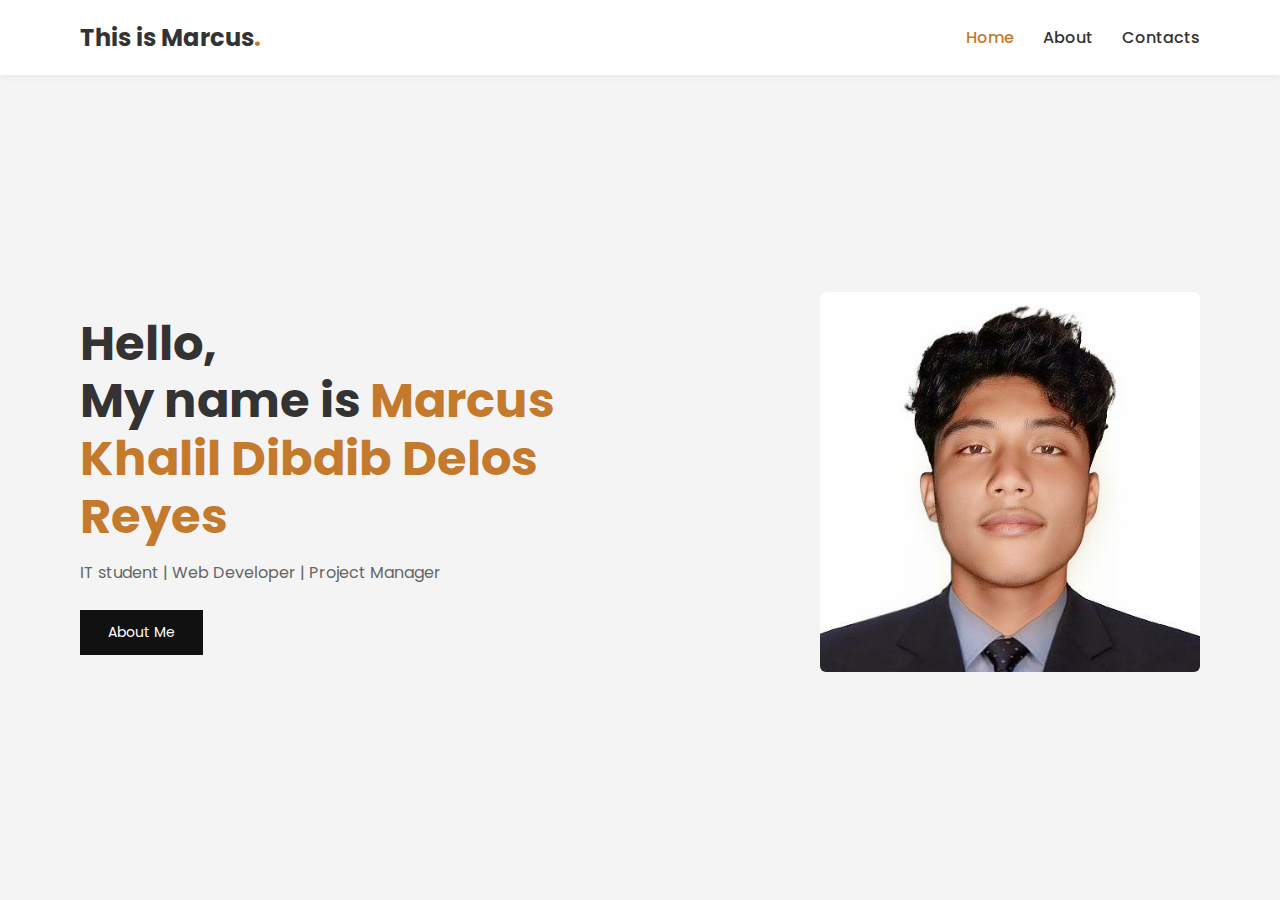
<file: index.html>
<!DOCTYPE html>
<html lang="en">
<head>
  <meta charset="UTF-8" />
  <meta name="viewport" content="width=device-width, initial-scale=1.0" />
  <title>Marcus | Portfolio</title>

  <!-- Google Font -->
  <link href="https://fonts.googleapis.com/css2?family=Poppins:wght@300;400;600;700&display=swap" rel="stylesheet">

  <!-- External CSS -->
  <link rel="stylesheet" href="style.css" />
</head>
<body>

  <header class="navbar">
    <div class="logo">This is Marcus<span>.</span></div>
    <nav>
      <a href="#home" class="active">Home</a>
      <a href="about.html">About</a>
      <a href="contact.html">Contacts</a>
    </nav>
  </header>

  <section class="hero" id="home">
    <div class="hero-text">
      <h1>Hello,<br>My name is <span>Marcus Khalil Dibdib Delos Reyes</span></h1>
      <p>IT student | Web Developer | Project Manager</p>
      <a href="about.html">About Me</a>
    </div>

    <div class="hero-img">
      <img src="profile.jpg" alt="Profile Image">
    </div>
  </section>

  <!-- About Me Modal -->
  <div id="aboutModal" class="modal">
    <div class="modal-content">
      <span class="close">&times;</span>
      <h2>About Me</h2>
      <p>Hi! I'm Marcus, an IT student passionate about web development and solving complex problems. I love creating beautiful and functional websites that provide great user experiences.</p>
      <p>With a strong foundation in web technologies, I'm always eager to learn new frameworks and tools to enhance my skills. My goal is to become a full-stack developer and contribute to innovative projects.</p>
      <p>When I'm not coding, you can find me exploring new tech trends or working on personal projects. Feel free to reach out if you'd like to collaborate or discuss any exciting opportunities!</p>
    </div>
  </div>

  <!-- External JS -->
  <script src="script.js"></script>
</body>
</html>
</file>
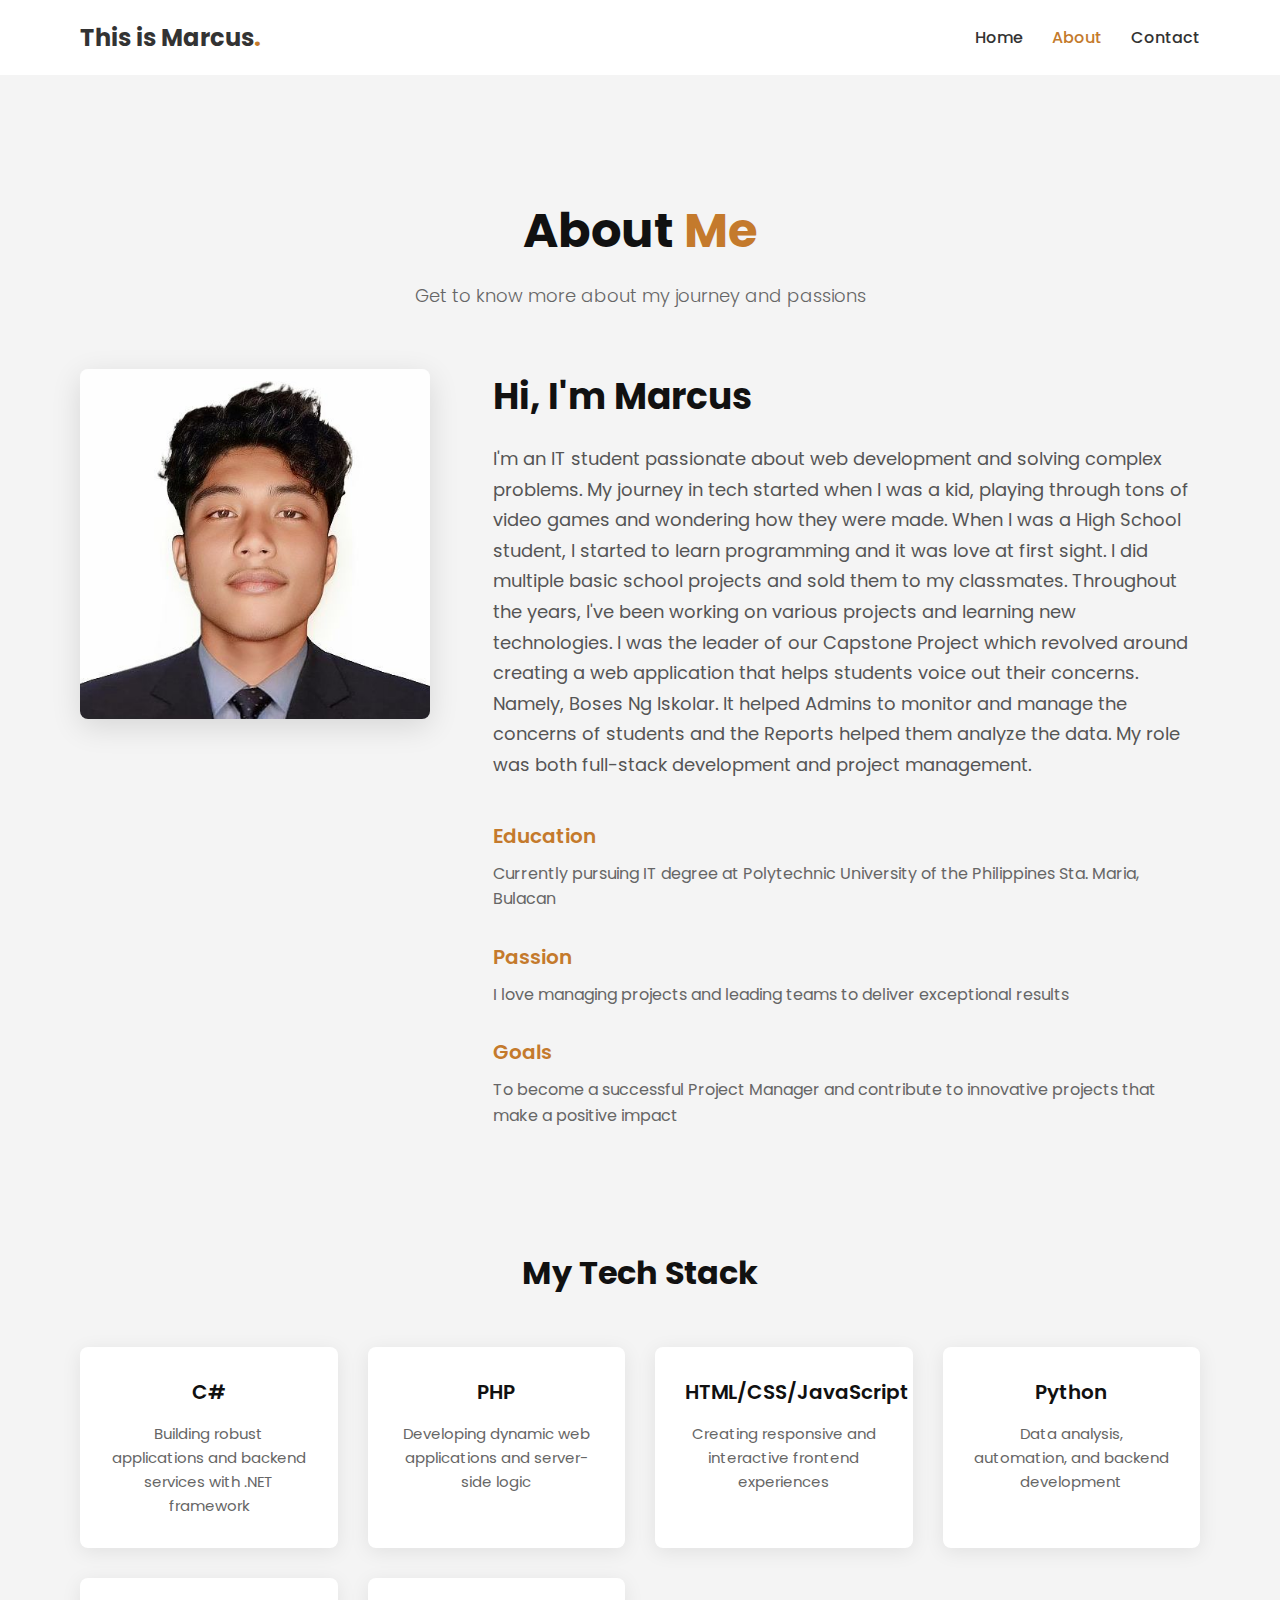
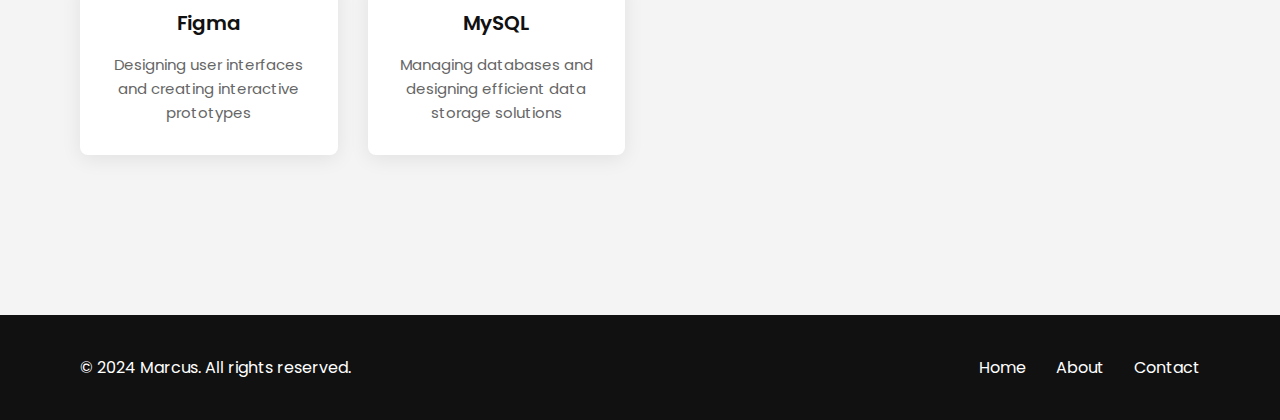
<file: about.html>
<!DOCTYPE html>
<html lang="en">
<head>
  <meta charset="UTF-8" />
  <meta name="viewport" content="width=device-width, initial-scale=1.0" />
  <title>About Me | Marcus | Portfolio</title>

  <!-- Google Font -->
  <link href="https://fonts.googleapis.com/css2?family=Poppins:wght@300;400;600;700&display=swap" rel="stylesheet">

  <!-- External CSS -->
  <link rel="stylesheet" href="style.css" />
  <link rel="stylesheet" href="about.css" />
</head>
<body>

  <header class="navbar">
    <div class="logo">This is Marcus<span>.</span></div>
    <nav>
      <a href="index.html">Home</a>
      <a href="about.html" class="active">About</a>
      <a href="contact.html">Contact</a>
    </nav>
  </header>

  <section class="about-section">
    <div class="about-container">
      <div class="about-header">
        <h1>About <span>Me</span></h1>
        <p>Get to know more about my journey and passions</p>
      </div>

      <div class="about-content">
        <div class="about-image">
          <img src="profile.jpg" alt="Profile Image">
        </div>

        <div class="about-text">
          <h2>Hi, I'm Marcus</h2>
          <p class="intro">
            I'm an IT student passionate about web development and solving complex problems. 
            My journey in tech started when I was a kid, playing through tons of video games 
            and wondering how they were made. When I was a High School student, I started to learn programming 
            and it was love at first sight. I did multiple basic school projects and sold them to my classmates.
            Throughout the years, I've been working on various projects and learning new technologies.  I was the leader of our Capstone Project which revolved around creating 
            a web application that helps students voice out their concerns. Namely, Boses Ng Iskolar. It helped Admins to monitor and manage the concerns of students
             and the Reports helped them analyze the data. My role was both full-stack development and project management.
          </p>

          <div class="about-details">
            <div class="detail-item">
              <h3>Education</h3>
              <p>Currently pursuing IT degree at Polytechnic University of the Philippines Sta. Maria, Bulacan</p>
            </div>

            <div class="detail-item">
              <h3>Passion</h3>
              <p>I love managing projects and leading teams to deliver exceptional results</p>
            </div>

            <div class="detail-item">
              <h3>Goals</h3>
              <p>To become a successful Project Manager and contribute to innovative projects that make a positive impact</p>
            </div>
          </div>
        </div>
      </div>

      <div class="skills-showcase">
        <h3>My Tech Stack</h3>
        <div class="skills-grid">
          <div class="skill-card">
            <h4>C#</h4>
            <p>Building robust applications and backend services with .NET framework</p>
          </div>
          <div class="skill-card">
            <h4>PHP</h4>
            <p>Developing dynamic web applications and server-side logic</p>
          </div>
          <div class="skill-card">
            <h4>HTML/CSS/JavaScript</h4>
            <p>Creating responsive and interactive frontend experiences</p>
          </div>
          <div class="skill-card">
            <h4>Python</h4>
            <p>Data analysis, automation, and backend development</p>
          </div>
          <div class="skill-card">
            <h4>Figma</h4>
            <p>Designing user interfaces and creating interactive prototypes</p>
          </div>
          <div class="skill-card">
            <h4>MySQL</h4>
            <p>Managing databases and designing efficient data storage solutions</p>
          </div>
        </div>
      </div>
    </div>
  </section>

  <!-- Footer -->
  <footer class="footer">
    <div class="footer-content">
      <p>&copy; 2024 Marcus. All rights reserved.</p>
      <div class="footer-links">
        <a href="index.html">Home</a>
        <a href="about.html">About</a>
        <a href="index.html#contact">Contact</a>
      </div>
    </div>
  </footer>

</body>
</html>
</file>
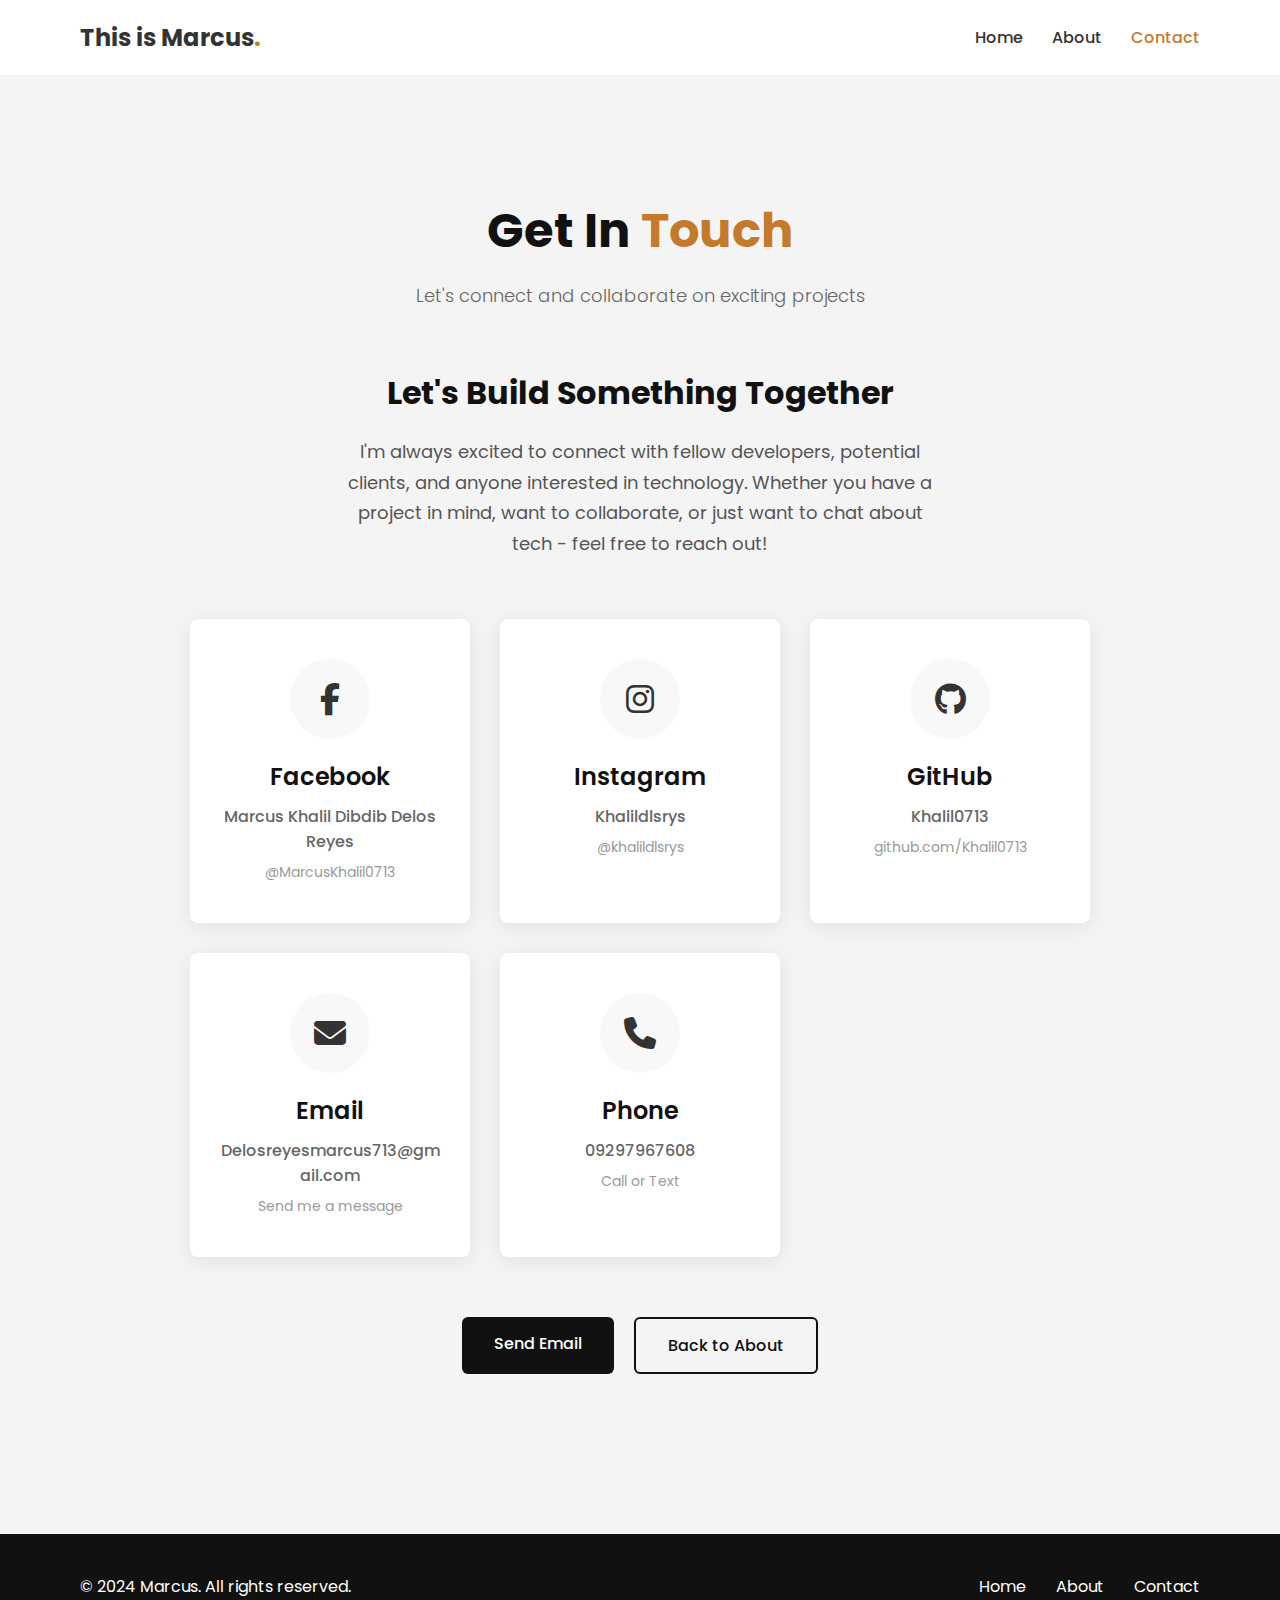
<file: contact.html>
<!DOCTYPE html>
<html lang="en">
<head>
  <meta charset="UTF-8" />
  <meta name="viewport" content="width=device-width, initial-scale=1.0" />
  <title>Contact | Marcus | Portfolio</title>

  <!-- Google Font -->
  <link href="https://fonts.googleapis.com/css2?family=Poppins:wght@300;400;600;700&display=swap" rel="stylesheet">

  <!-- Font Awesome for Icons -->
  <link rel="stylesheet" href="https://cdnjs.cloudflare.com/ajax/libs/font-awesome/6.4.0/css/all.min.css">

  <!-- External CSS -->
  <link rel="stylesheet" href="style.css" />
  <link rel="stylesheet" href="contact.css" />
</head>
<body>

  <header class="navbar">
    <div class="logo">This is Marcus<span>.</span></div>
    <nav>
      <a href="index.html">Home</a>
      <a href="about.html">About</a>
      <a href="contact.html" class="active">Contact</a>
    </nav>
  </header>

  <section class="contact-section">
    <div class="contact-container">
      <div class="contact-header">
        <h1>Get In <span>Touch</span></h1>
        <p>Let's connect and collaborate on exciting projects</p>
      </div>

      <div class="contact-content">
        <div class="contact-intro">
          <h2>Let's Build Something Together</h2>
          <p>I'm always excited to connect with fellow developers, potential clients, and anyone interested in technology. Whether you have a project in mind, want to collaborate, or just want to chat about tech - feel free to reach out!</p>
        </div>

        <div class="contact-grid">
          <a href="https://www.facebook.com/MarcusKhalil0713" target="_blank" class="contact-card">
            <div class="contact-icon">
              <i class="fab fa-facebook-f"></i>
            </div>
            <h3>Facebook</h3>
            <p>Marcus Khalil Dibdib Delos Reyes</p>
            <span class="contact-handle">@MarcusKhalil0713</span>
          </a>

          <a href="https://www.instagram.com/khalildlsrys/" target="_blank" class="contact-card">
            <div class="contact-icon">
              <i class="fab fa-instagram"></i>
            </div>
            <h3>Instagram</h3>
            <p>Khalildlsrys</p>
            <span class="contact-handle">@khalildlsrys</span>
          </a>

          <a href="https://github.com/Khalil0713" target="_blank" class="contact-card">
            <div class="contact-icon">
              <i class="fab fa-github"></i>
            </div>
            <h3>GitHub</h3>
            <p>Khalil0713</p>
            <span class="contact-handle">github.com/Khalil0713</span>
          </a>

          <a href="mailto:Delosreyesmarcus713@gmail.com" class="contact-card">
            <div class="contact-icon">
              <i class="fas fa-envelope"></i>
            </div>
            <h3>Email</h3>
            <p>Delosreyesmarcus713@gmail.com</p>
            <span class="contact-handle">Send me a message</span>
          </a>

          <a href="tel:09297967608" class="contact-card">
            <div class="contact-icon">
              <i class="fas fa-phone"></i>
            </div>
            <h3>Phone</h3>
            <p>09297967608</p>
            <span class="contact-handle">Call or Text</span>
          </a>
        </div>

        <div class="contact-cta">
          <a href="mailto:Delosreyesmarcus713@gmail.com" class="cta-button primary">Send Email</a>
          <a href="about.html" class="cta-button secondary">Back to About</a>
        </div>
      </div>
    </div>
  </section>

  <!-- Footer -->
  <footer class="footer">
    <div class="footer-content">
      <p>&copy; 2024 Marcus. All rights reserved.</p>
      <div class="footer-links">
        <a href="index.html">Home</a>
        <a href="about.html">About</a>
        <a href="contact.html">Contact</a>
      </div>
    </div>
  </footer>

</body>
</html>
</file>
<file: style.css>
* {
  margin: 0;
  padding: 0;
  box-sizing: border-box;
  font-family: 'Poppins', sans-serif;
}

body {
  background: #f4f4f4;
  color: #333;
}

/* NAVBAR */
.navbar {
  background: #fff;
  padding: 20px 80px;
  display: flex;
  justify-content: space-between;
  align-items: center;
  box-shadow: 0 2px 8px rgba(0,0,0,0.05);
}

.logo {
  font-size: 24px;
  font-weight: 700;
}

.logo span {
  color: #c47a2c;
}

nav a {
  margin-left: 25px;
  text-decoration: none;
  color: #333;
  font-weight: 500;
  position: relative;
}

nav a.active,
nav a:hover {
  color: #c47a2c;
}

/* HERO SECTION */
.hero {
  display: flex;
  align-items: center;
  justify-content: space-between;
  padding: 80px;
  min-height: calc(100vh - 80px);
}

.hero-text {
  max-width: 500px;
}

.hero-text h1 {
  font-size: 48px;
  line-height: 1.2;
  margin-bottom: 15px;
}

.hero-text h1 span {
  color: #c47a2c;
}

.hero-text p {
  margin-bottom: 25px;
  color: #666;
}

.hero-text a {
  padding: 12px 28px;
  border: none;
  background: #111;
  color: #fff;
  cursor: pointer;
  font-size: 14px;
  text-decoration: none;
  display: inline-block;
}

.hero-text a:hover {
  background: #c47a2c;
}

/* IMAGE */
.hero-img img {
  width: 380px;
  border-radius: 6px;
}

/* MODAL */
.modal {
  display: none;
  position: fixed;
  z-index: 1000;
  left: 0;
  top: 0;
  width: 100%;
  height: 100%;
  background-color: rgba(0, 0, 0, 0.5);
  animation: fadeIn 0.3s ease;
}

@keyframes fadeIn {
  from {
    opacity: 0;
  }
  to {
    opacity: 1;
  }
}

.modal-content {
  background-color: #fff;
  margin: 5% auto;
  padding: 40px;
  border-radius: 8px;
  width: 90%;
  max-width: 600px;
  box-shadow: 0 4px 20px rgba(0, 0, 0, 0.3);
  animation: slideIn 0.3s ease;
}

@keyframes slideIn {
  from {
    transform: translateY(-50px);
    opacity: 0;
  }
  to {
    transform: translateY(0);
    opacity: 1;
  }
}

.modal-content h2 {
  color: #111;
  margin-bottom: 20px;
  font-size: 32px;
}

.modal-content p {
  color: #666;
  line-height: 1.6;
  margin-bottom: 15px;
}

.close {
  color: #aaa;
  float: right;
  font-size: 28px;
  font-weight: bold;
  cursor: pointer;
  transition: color 0.3s ease;
}

.close:hover,
.close:focus {
  color: #c47a2c;
}

/* RESPONSIVE DESIGN */
@media (max-width: 768px) {
  .navbar {
    padding: 15px 40px;
    flex-wrap: wrap;
  }

  .logo {
    font-size: 20px;
  }

  nav {
    width: 100%;
    margin-top: 10px;
    display: flex;
    justify-content: center;
    flex-wrap: wrap;
  }

  nav a {
    margin: 5px 15px;
    font-size: 14px;
  }

  .hero {
    flex-direction: column;
    padding: 60px 40px;
    text-align: center;
    gap: 40px;
  }

  .hero-text {
    max-width: 100%;
  }

  .hero-text h1 {
    font-size: 36px;
  }

  .hero-text p {
    font-size: 16px;
  }

  .hero-text a {
    padding: 14px 32px;
    font-size: 16px;
  }

  .hero-img img {
    width: 300px;
  }

  .modal-content {
    margin: 10% auto;
    padding: 30px;
  }

  .modal-content h2 {
    font-size: 28px;
  }

  .modal-content p {
    font-size: 15px;
  }
}

@media (max-width: 480px) {
  .navbar {
    padding: 15px 20px;
  }

  .logo {
    font-size: 18px;
  }

  nav a {
    margin: 5px 10px;
    font-size: 12px;
  }

  .hero {
    padding: 40px 20px;
    gap: 30px;
  }

  .hero-text h1 {
    font-size: 28px;
    line-height: 1.3;
  }

  .hero-text p {
    font-size: 14px;
    margin-bottom: 20px;
  }

  .hero-text a {
    padding: 12px 24px;
    font-size: 14px;
  }

  .hero-img img {
    width: 250px;
  }

  .modal-content {
    margin: 15% auto;
    padding: 20px;
    width: 95%;
  }

  .modal-content h2 {
    font-size: 24px;
  }

  .modal-content p {
    font-size: 14px;
  }

  .close {
    font-size: 24px;
  }
}
</file>
<file: about.css>
/* ABOUT PAGE STYLES */

/* ABOUT SECTION */
.about-section {
  padding: 120px 80px 80px;
  min-height: calc(100vh - 80px);
  background: #f4f4f4;
}

.about-container {
  max-width: 1200px;
  margin: 0 auto;
}

.about-header {
  text-align: center;
  margin-bottom: 60px;
}

.about-header h1 {
  font-size: 48px;
  margin-bottom: 15px;
  color: #111;
}

.about-header h1 span {
  color: #c47a2c;
}

.about-header p {
  font-size: 18px;
  color: #666;
  font-weight: 300;
}

/* ABOUT CONTENT */
.about-content {
  display: grid;
  grid-template-columns: 1fr 2fr;
  gap: 60px;
  align-items: start;
  margin-bottom: 80px;
}

.about-image img {
  width: 100%;
  max-width: 350px;
  border-radius: 8px;
  box-shadow: 0 8px 30px rgba(0, 0, 0, 0.12);
}

.about-text h2 {
  font-size: 36px;
  margin-bottom: 20px;
  color: #111;
}

.about-text .intro {
  font-size: 18px;
  line-height: 1.7;
  color: #555;
  margin-bottom: 40px;
}

/* ABOUT DETAILS */
.about-details {
  margin-bottom: 40px;
}

.detail-item {
  margin-bottom: 30px;
}

.detail-item h3 {
  font-size: 20px;
  color: #c47a2c;
  margin-bottom: 10px;
  font-weight: 600;
}

.detail-item p {
  font-size: 16px;
  line-height: 1.6;
  color: #666;
}

/* CALL TO ACTION */
.about-cta {
  display: flex;
  gap: 20px;
  flex-wrap: wrap;
}

.cta-button {
  padding: 14px 32px;
  text-decoration: none;
  font-size: 16px;
  font-weight: 500;
  border-radius: 6px;
  transition: all 0.3s ease;
  display: inline-block;
}

.cta-button:not(.secondary) {
  background: #111;
  color: #fff;
}

.cta-button:not(.secondary):hover {
  background: #c47a2c;
  transform: translateY(-2px);
}

.cta-button.secondary {
  background: transparent;
  color: #111;
  border: 2px solid #111;
}

.cta-button.secondary:hover {
  background: #111;
  color: #fff;
  transform: translateY(-2px);
}

/* SKILLS SHOWCASE */
.skills-showcase {
  text-align: center;
}

.skills-showcase h3 {
  font-size: 32px;
  margin-bottom: 50px;
  color: #111;
}

.skills-grid {
  display: grid;
  grid-template-columns: repeat(auto-fit, minmax(250px, 1fr));
  gap: 30px;
}

.skill-card {
  background: #fff;
  padding: 30px;
  border-radius: 8px;
  box-shadow: 0 4px 20px rgba(0, 0, 0, 0.08);
  transition: transform 0.3s ease, box-shadow 0.3s ease;
}

.skill-card:hover {
  transform: translateY(-5px);
  box-shadow: 0 8px 30px rgba(0, 0, 0, 0.15);
}

.skill-card h4 {
  font-size: 20px;
  color: #111;
  margin-bottom: 15px;
  font-weight: 600;
}

.skill-card p {
  font-size: 15px;
  line-height: 1.6;
  color: #666;
}

/* FOOTER */
.footer {
  background: #111;
  color: #fff;
  padding: 40px 80px;
  margin-top: 80px;
}

.footer-content {
  max-width: 1200px;
  margin: 0 auto;
  display: flex;
  justify-content: space-between;
  align-items: center;
}

.footer-links {
  display: flex;
  gap: 30px;
}

.footer-links a {
  color: #fff;
  text-decoration: none;
  transition: color 0.3s ease;
}

.footer-links a:hover {
  color: #c47a2c;
}

/* RESPONSIVE DESIGN */
@media (max-width: 768px) {
  .about-section {
    padding: 100px 40px 60px;
  }

  .about-content {
    grid-template-columns: 1fr;
    gap: 40px;
    text-align: center;
  }

  .about-image img {
    max-width: 280px;
    margin: 0 auto;
  }

  .about-header h1 {
    font-size: 36px;
  }

  .about-text h2 {
    font-size: 28px;
  }

  .about-cta {
    justify-content: center;
  }

  .skills-grid {
    grid-template-columns: 1fr;
  }

  .footer-content {
    flex-direction: column;
    gap: 20px;
    text-align: center;
  }
}

@media (max-width: 480px) {
  .navbar {
    padding: 15px 20px;
    flex-wrap: wrap;
  }

  .logo {
    font-size: 20px;
  }

  nav {
    width: 100%;
    margin-top: 10px;
    display: flex;
    justify-content: center;
    flex-wrap: wrap;
  }

  nav a {
    margin: 5px 10px;
    font-size: 12px;
  }

  .about-section {
    padding: 80px 20px 40px;
  }

  .about-header h1 {
    font-size: 28px;
  }

  .about-header p {
    font-size: 16px;
  }

  .about-text h2 {
    font-size: 24px;
  }

  .about-text .intro {
    font-size: 16px;
  }

  .detail-item h3 {
    font-size: 18px;
  }

  .detail-item p {
    font-size: 14px;
  }

  .about-cta {
    flex-direction: column;
    align-items: center;
  }

  .cta-button {
    width: 100%;
    max-width: 250px;
    text-align: center;
    margin-bottom: 10px;
  }

  .skills-showcase h3 {
    font-size: 24px;
  }

  .skill-card {
    padding: 20px;
  }

  .skill-card h4 {
    font-size: 18px;
  }

  .skill-card p {
    font-size: 14px;
  }

  .footer {
    padding: 30px 20px;
  }

  .footer-content {
    font-size: 14px;
  }

  .footer-links {
    flex-wrap: wrap;
    justify-content: center;
    gap: 15px;
  }

  .footer-links a {
    font-size: 12px;
  }
}
</file>
<file: contact.css>
/* CONTACT PAGE STYLES */

/* CONTACT SECTION */
.contact-section {
  padding: 120px 80px 80px;
  min-height: calc(100vh - 80px);
  background: #f4f4f4;
}

.contact-container {
  max-width: 1200px;
  margin: 0 auto;
}

.contact-header {
  text-align: center;
  margin-bottom: 60px;
}

.contact-header h1 {
  font-size: 48px;
  margin-bottom: 15px;
  color: #111;
}

.contact-header h1 span {
  color: #c47a2c;
}

.contact-header p {
  font-size: 18px;
  color: #666;
  font-weight: 300;
}

/* CONTACT CONTENT */
.contact-content {
  max-width: 900px;
  margin: 0 auto;
}

.contact-intro {
  text-align: center;
  margin-bottom: 60px;
}

.contact-intro h2 {
  font-size: 32px;
  margin-bottom: 20px;
  color: #111;
}

.contact-intro p {
  font-size: 18px;
  line-height: 1.7;
  color: #555;
  max-width: 600px;
  margin: 0 auto;
}

/* CONTACT GRID */
.contact-grid {
  display: grid;
  grid-template-columns: repeat(3, 1fr);
  grid-auto-rows: auto;
  gap: 30px;
  margin-bottom: 60px;
  justify-items: center;
}

/* Top row - 3 cards */
.contact-grid > a:nth-child(1) {
  grid-column: 1 / 2;
  grid-row: 1;
}

.contact-grid > a:nth-child(2) {
  grid-column: 2 / 3;
  grid-row: 1;
}

.contact-grid > a:nth-child(3) {
  grid-column: 3 / 4;
  grid-row: 1;
}

/* Bottom row - 2 cards side-by-side and centered */
.contact-grid > a:nth-child(4) {
  grid-column: 1 / 2;
  grid-row: 2;
}

.contact-grid > a:nth-child(5) {
  grid-column: 2 / 3;
  grid-row: 2;
}

.contact-card {
  background: #fff;
  padding: 40px 30px;
  border-radius: 8px;
  box-shadow: 0 4px 20px rgba(0, 0, 0, 0.08);
  text-decoration: none;
  color: inherit;
  transition: all 0.3s ease;
  text-align: center;
  position: relative;
  overflow: hidden;
  width: 100%;
  max-width: 280px;
}

.contact-card::before {
  content: '';
  position: absolute;
  top: 0;
  left: 0;
  right: 0;
  height: 4px;
  background: #c47a2c;
  transform: translateY(-100%);
  transition: transform 0.3s ease;
}

.contact-card:hover {
  transform: translateY(-8px);
  box-shadow: 0 12px 40px rgba(0, 0, 0, 0.15);
}

.contact-card:hover::before {
  transform: translateY(0);
}

.contact-icon {
  width: 80px;
  height: 80px;
  margin: 0 auto 20px;
  background: #f8f8f8;
  border-radius: 50%;
  display: flex;
  align-items: center;
  justify-content: center;
  transition: all 0.3s ease;
  position: relative;
  z-index: 1;
}

.contact-card:hover .contact-icon {
  background: #c47a2c;
  transform: scale(1.1);
}

.contact-icon i {
  font-size: 32px;
  color: #333;
  transition: color 0.3s ease;
  position: relative;
  z-index: 2;
}

.contact-card:hover .contact-icon i {
  color: #fff;
}

.contact-card h3 {
  font-size: 24px;
  color: #111;
  margin-bottom: 10px;
  font-weight: 600;
}

.contact-card p {
  font-size: 16px;
  color: #666;
  margin-bottom: 8px;
  font-weight: 500;
  word-break: break-word;
  overflow-wrap: break-word;
}

.contact-handle {
  font-size: 14px;
  color: #999;
  display: block;
}

/* Platform-specific colors */
.contact-card:nth-child(1):hover .contact-icon {
  background: #1877f2; /* Facebook */
}

.contact-card:nth-child(2):hover .contact-icon {
  background: linear-gradient(45deg, #f09433 0%, #e6683c 25%, #dc2743 50%, #cc2366 75%, #bc1888 100%); /* Instagram */
}

.contact-card:nth-child(3):hover .contact-icon {
  background: #333; /* GitHub */
}

.contact-card:nth-child(4):hover .contact-icon {
  background: #ea4335; /* Gmail */
}

.contact-card:nth-child(5):hover .contact-icon {
  background: #25d366; /* Phone/WhatsApp */
}

/* CALL TO ACTION */
.contact-cta {
  display: flex;
  gap: 20px;
  justify-content: center;
  flex-wrap: wrap;
}

.cta-button {
  padding: 14px 32px;
  text-decoration: none;
  font-size: 16px;
  font-weight: 500;
  border-radius: 6px;
  transition: all 0.3s ease;
  display: inline-block;
}

.cta-button.primary {
  background: #111;
  color: #fff;
}

.cta-button.primary:hover {
  background: #c47a2c;
  transform: translateY(-2px);
}

.cta-button.secondary {
  background: transparent;
  color: #111;
  border: 2px solid #111;
}

.cta-button.secondary:hover {
  background: #111;
  color: #fff;
  transform: translateY(-2px);
}

/* FOOTER */
.footer {
  background: #111;
  color: #fff;
  padding: 40px 80px;
  margin-top: 80px;
}

.footer-content {
  max-width: 1200px;
  margin: 0 auto;
  display: flex;
  justify-content: space-between;
  align-items: center;
}

.footer-links {
  display: flex;
  gap: 30px;
}

.footer-links a {
  color: #fff;
  text-decoration: none;
  transition: color 0.3s ease;
}

.footer-links a:hover {
  color: #c47a2c;
}

/* RESPONSIVE DESIGN */
@media (max-width: 768px) {
  .contact-section {
    padding: 100px 40px 60px;
  }

  .contact-header h1 {
    font-size: 36px;
  }

  .contact-header p {
    font-size: 16px;
  }

  .contact-intro h2 {
    font-size: 28px;
  }

  .contact-intro p {
    font-size: 16px;
  }

  .contact-grid {
    grid-template-columns: repeat(auto-fit, minmax(200px, 1fr));
    gap: 20px;
  }

  .contact-card {
    padding: 30px 20px;
  }

  .contact-icon {
    width: 70px;
    height: 70px;
  }

  .contact-icon i {
    font-size: 28px;
  }

  .contact-card h3 {
    font-size: 20px;
  }

  .contact-card p {
    font-size: 15px;
  }

  .contact-cta {
    flex-direction: column;
    align-items: center;
  }

  .cta-button {
    width: 100%;
    max-width: 250px;
    text-align: center;
  }

  .footer-content {
    flex-direction: column;
    gap: 20px;
    text-align: center;
  }
}

@media (max-width: 480px) {
  .navbar {
    padding: 15px 20px;
    flex-wrap: wrap;
  }

  .logo {
    font-size: 20px;
  }

  nav {
    width: 100%;
    margin-top: 10px;
    display: flex;
    justify-content: center;
    flex-wrap: wrap;
  }

  nav a {
    margin: 5px 10px;
    font-size: 12px;
  }

  .contact-section {
    padding: 80px 20px 40px;
  }

  .contact-header h1 {
    font-size: 28px;
  }

  .contact-intro h2 {
    font-size: 24px;
  }

  .contact-intro p {
    font-size: 15px;
  }

  .contact-grid {
    grid-template-columns: 1fr;
    gap: 15px;
  }

  .contact-card {
    padding: 25px 15px;
  }

  .contact-icon {
    width: 60px;
    height: 60px;
  }

  .contact-icon i {
    font-size: 24px;
  }

  .contact-card h3 {
    font-size: 18px;
  }

  .contact-card p {
    font-size: 14px;
  }

  .contact-handle {
    font-size: 13px;
  }

  .footer {
    padding: 30px 20px;
  }

  .footer-content {
    font-size: 14px;
  }

  .footer-links {
    flex-wrap: wrap;
    justify-content: center;
    gap: 15px;
  }

  .footer-links a {
    font-size: 12px;
  }
}
</file>
